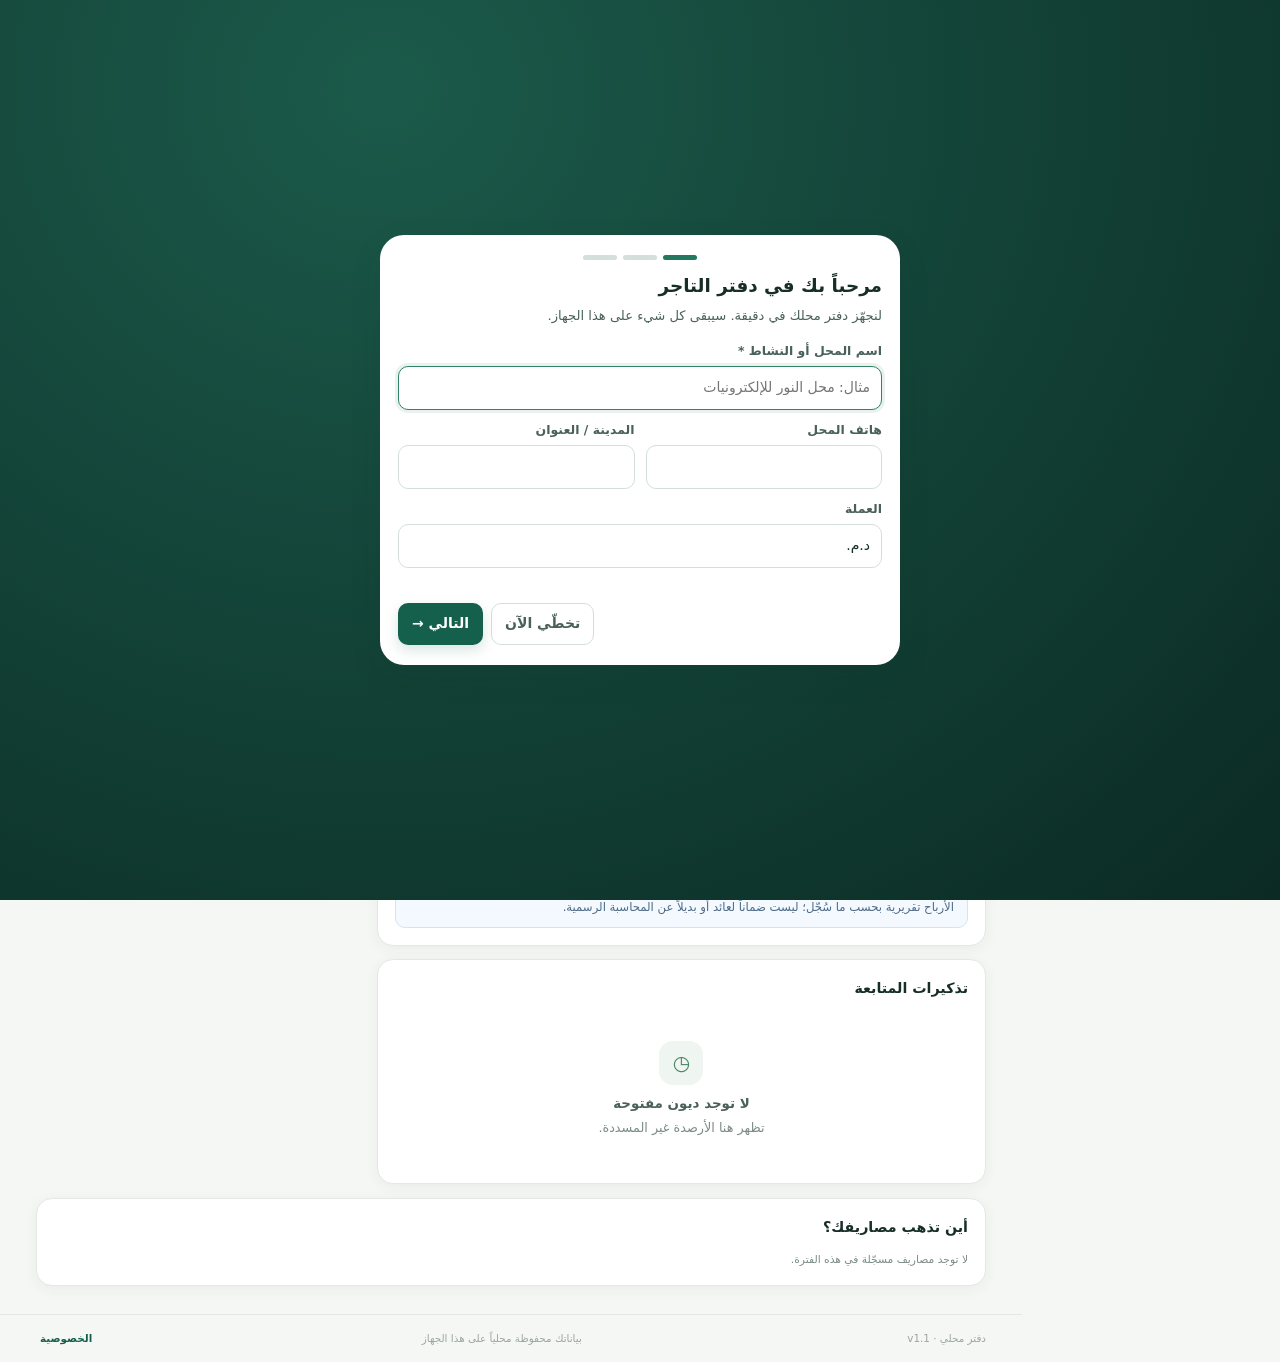
<file: index.html>
<!doctype html>
<html lang="ar" dir="rtl">
<head>
  <meta charset="utf-8">
  <meta name="viewport" content="width=device-width, initial-scale=1, viewport-fit=cover">
  <script>try{var t=localStorage.getItem("ledger-theme")||"auto";var d=t==="dark"||(t==="auto"&&matchMedia("(prefers-color-scheme: dark)").matches);document.documentElement.dataset.theme=d?"dark":"light"}catch(e){}</script>
  <meta name="theme-color" content="#123a32">
  <meta name="description" content="دفتر محلي لإدارة الصفقات والديون والمخزون والسجلات؛ يعمل دون اتصال ويحفظ البيانات على الجهاز فقط.">
  <meta name="mobile-web-app-capable" content="yes">
  <meta name="apple-mobile-web-app-capable" content="yes">
  <meta name="apple-mobile-web-app-title" content="دفتر التاجر">
  <meta name="apple-mobile-web-app-status-bar-style" content="default">
  <link rel="manifest" href="./manifest.webmanifest">
  <link rel="icon" href="./icon.svg" type="image/svg+xml">
  <link rel="apple-touch-icon" href="./icon-180.png">
  <link rel="stylesheet" href="./styles.css">
  <title>دفتر التاجر المحلي</title>
  <link rel="privacy-policy" href="./privacy.html">
</head>
<body>
  <div id="toast" class="toast" role="status" aria-live="polite"></div>
  <section id="auth-screen" class="auth-screen">
    <div class="auth-ambient ambient-a"></div><div class="auth-ambient ambient-b"></div>
    <div class="auth-wrap">
      <div class="auth-brand"><div class="brand-mark">د</div><div><strong data-i18n="brand">دفتر التاجر</strong><span data-i18n="tagline">منصة واحدة لكل نشاطك</span></div></div>
      <div class="auth-card">
        <div class="auth-intro"><div class="eyebrow">دفتر محلي خاص بك</div><h1>يعمل دون اتصال</h1><p>لا يحتاج إدخال السجلات أو مراجعتها إلى الإنترنت.</p></div>
        <div class="notice info" style="margin:14px 0"><strong>بياناتك تبقى على هذا الجهاز فقط.</strong><br>لا يوجد حساب سحابي ولا مزامنة تلقائية. احتفظ بنسخة احتياطية وانقلها يدوياً عند تغيير الجهاز.</div>
        <div class="auth-foot"><button type="button" id="auth-language" class="text-button">English</button><span><i class="dot green"></i><span>حفظ محلي على الجهاز</span></span></div>
      </div>
      <div class="auth-bottom"><span>© 2026</span><span data-i18n="previewNotice">معاينة تطويرية — لا تستخدم بيانات مالية حقيقية هنا</span></div>
    </div>
  </section>

  <section id="app-screen" class="app-screen" hidden>
    <aside id="sidebar" class="sidebar">
      <div class="sidebar-top">
        <div class="sidebar-brand"><div class="brand-mark small">د</div><div class="brand-copy"><strong data-i18n="brand">دفتر التاجر</strong><span data-i18n="businessSuite">منصة الأعمال</span></div><button id="collapse-sidebar" class="icon-button sidebar-collapse" aria-label="تصغير القائمة">‹</button></div>
        <button id="workspace-switcher" class="workspace-switcher" type="button" aria-haspopup="dialog" aria-label="دفاتر المتاجر المحلية"><div class="workspace-avatar">م</div><div class="workspace-meta"><strong id="workspace-name">متجري</strong><span id="workspace-role">تخزين محلي</span></div><span class="switch-caret">⌄</span></button>
        <div class="nav-section-label" data-i18n="workspace">مساحة العمل</div>
        <nav class="side-nav" aria-label="التنقل الرئيسي">
          <button class="nav-item active" data-page="dashboard"><span class="nav-icon">◫</span><span data-i18n="dashboard">الرئيسية</span></button>
          <button class="nav-item" data-page="deals"><span class="nav-icon">↔</span><span data-i18n="deals">الصفقات</span><span class="nav-count" id="deal-count"></span></button>
          <button class="nav-item" data-page="debts"><span class="nav-icon">◷</span><span data-i18n="debts">الديون والأقساط</span><span class="nav-count alert" id="debt-count"></span></button>
          <button class="nav-item" data-page="catalog"><span class="nav-icon">▦</span><span data-i18n="catalog">الكتالوج والمخزون</span></button>
          <button class="nav-item" data-page="repairs"><span class="nav-icon">⌁</span><span data-i18n="repairs">الحرف والإصلاح</span></button>
          <button class="nav-item" data-page="treasury"><span class="nav-icon">▤</span><span data-i18n="treasury">الخزينة</span></button>
        </nav>
        <div class="nav-section-label spaced" data-i18n="specialized">سجلات متخصصة</div>
        <nav class="side-nav">
          <button class="nav-item" data-page="livestock"><span class="nav-icon">♧</span><span data-i18n="livestock">الحيوانات والرعاية</span></button>
          <button class="nav-item" data-page="lands"><span class="nav-icon">⌂</span><span data-i18n="lands">الأراضي والفلاحة</span></button>
          <button class="nav-item" data-page="reports"><span class="nav-icon">▥</span><span data-i18n="reports">التقارير والمتعاملون</span></button>
          <button class="nav-item" data-page="ethics"><span class="nav-icon">✳</span><span data-i18n="ethics">التجارة المسؤولة</span></button>
        </nav>
      </div>
      <div class="sidebar-bottom">
                <button class="nav-item" data-page="settings"><span class="nav-icon">⚙</span><span data-i18n="settings">الإعدادات والنسخ</span></button>
        <div class="sidebar-profile"><div class="profile-avatar" id="profile-avatar">م</div><div class="profile-meta"><strong id="user-name">المستخدم</strong><span id="user-email"></span></div><button id="logout-btn" class="icon-button" title="تسجيل الخروج" data-i18n-title="logout" hidden>↗</button></div>
      </div>
    </aside>

    <div class="mobile-drawer-backdrop" id="drawer-backdrop" hidden></div>
    <aside id="mobile-drawer" class="mobile-drawer" aria-label="قائمة المزيد" hidden>
      <div class="drawer-head"><div class="brand-mark small">د</div><strong data-i18n="moreSections">المزيد من الأقسام</strong><button id="close-drawer" class="icon-button">×</button></div>
      <button class="nav-item" data-page="repairs"><span class="nav-icon">⌁</span><span data-i18n="repairs">الحرف والإصلاح</span></button>
      <button class="nav-item" data-page="catalog"><span class="nav-icon">▦</span><span data-i18n="catalog">الكتالوج والمخزون</span></button>
      <button class="nav-item" data-page="treasury"><span class="nav-icon">▤</span><span data-i18n="treasury">الخزينة</span></button>
      <button class="nav-item" data-page="livestock"><span class="nav-icon">♧</span><span data-i18n="livestock">الحيوانات والرعاية</span></button>
      <button class="nav-item" data-page="lands"><span class="nav-icon">⌂</span><span data-i18n="lands">الأراضي والفلاحة</span></button>
      <button class="nav-item" data-page="reports"><span class="nav-icon">▥</span><span data-i18n="reports">التقارير والمتعاملون</span></button>
      <button class="nav-item" data-page="ethics"><span class="nav-icon">✳</span><span data-i18n="ethics">التجارة المسؤولة</span></button>
      <button class="nav-item" data-page="settings"><span class="nav-icon">⚙</span><span data-i18n="settings">الإعدادات والنسخ</span></button>

    </aside>

    <main class="main-shell">
      <header class="topbar">
        <div class="topbar-left"><button id="mobile-menu" class="icon-button mobile-menu" aria-label="فتح القائمة">☰</button><div class="breadcrumb"><span data-i18n="businessSuite">منصة الأعمال</span><b>/</b><strong id="page-title">الرئيسية</strong></div></div>
        <div class="topbar-actions"><div class="sync-pill synced" id="sync-pill"><i class="dot green"></i><span id="sync-label">محفوظ على هذا الجهاز</span></div><button id="language-toggle" class="btn btn-ghost btn-small">EN</button><button class="icon-button top-help" data-action="backup" title="نسخة احتياطية" data-i18n-title="backup">⤓</button><button id="profile-menu" class="profile-mini"><span id="profile-mini-letter">م</span></button></div>
      </header>
      <div class="trial-banner"><span class="trial-mark">!</span><span data-i18n="localOnlyNotice">التطبيق يعمل دون اتصال بعد تثبيته. البيانات محفوظة على هذا الجهاز فقط؛ خذ نسخة احتياطية بانتظام.</span><button id="dismiss-banner" class="icon-button">×</button></div>
      <div class="offline-banner" id="offline-banner" hidden></div>
      <section id="page-view" class="page-view" tabindex="-1"></section>
      <footer class="app-footer"><span>دفتر محلي · v1.1</span><span data-i18n="footerPrivacy">بياناتك محفوظة محلياً على هذا الجهاز</span><button data-action="privacy" class="text-button" data-i18n="privacy">الخصوصية</button></footer>
    </main>
    <nav class="mobile-bottom-nav" id="mobile-bottom-nav" aria-label="التنقل السفلي">
      <button class="mobile-tab active" data-page="dashboard"><span>◫</span><small data-i18n="home">الرئيسية</small></button>
      <button class="mobile-tab" data-page="deals"><span>↔</span><small data-i18n="deals">الصفقات</small></button>
      <button class="mobile-tab" data-page="debts"><span>◷</span><small data-i18n="debts">الديون</small></button>
      <button class="mobile-tab" data-page="livestock"><span>♧</span><small data-i18n="livestockShort">السجلات</small></button>
      <button class="mobile-tab" id="mobile-more"><span>•••</span><small data-i18n="more">المزيد</small></button>
    </nav>
  </section>

  <div id="modal-root" class="modal-root" hidden></div>
  <script src="./app.js" defer></script>
  <script src="./pages.js" defer></script>
  <script src="./main.js" defer></script>
  <script src="./extras.js" defer></script>
  <script src="./polish.js" defer></script>
  <script src="./smart.js" defer></script>
  <script src="./nav.js" defer></script>
</body>
</html>
</file>
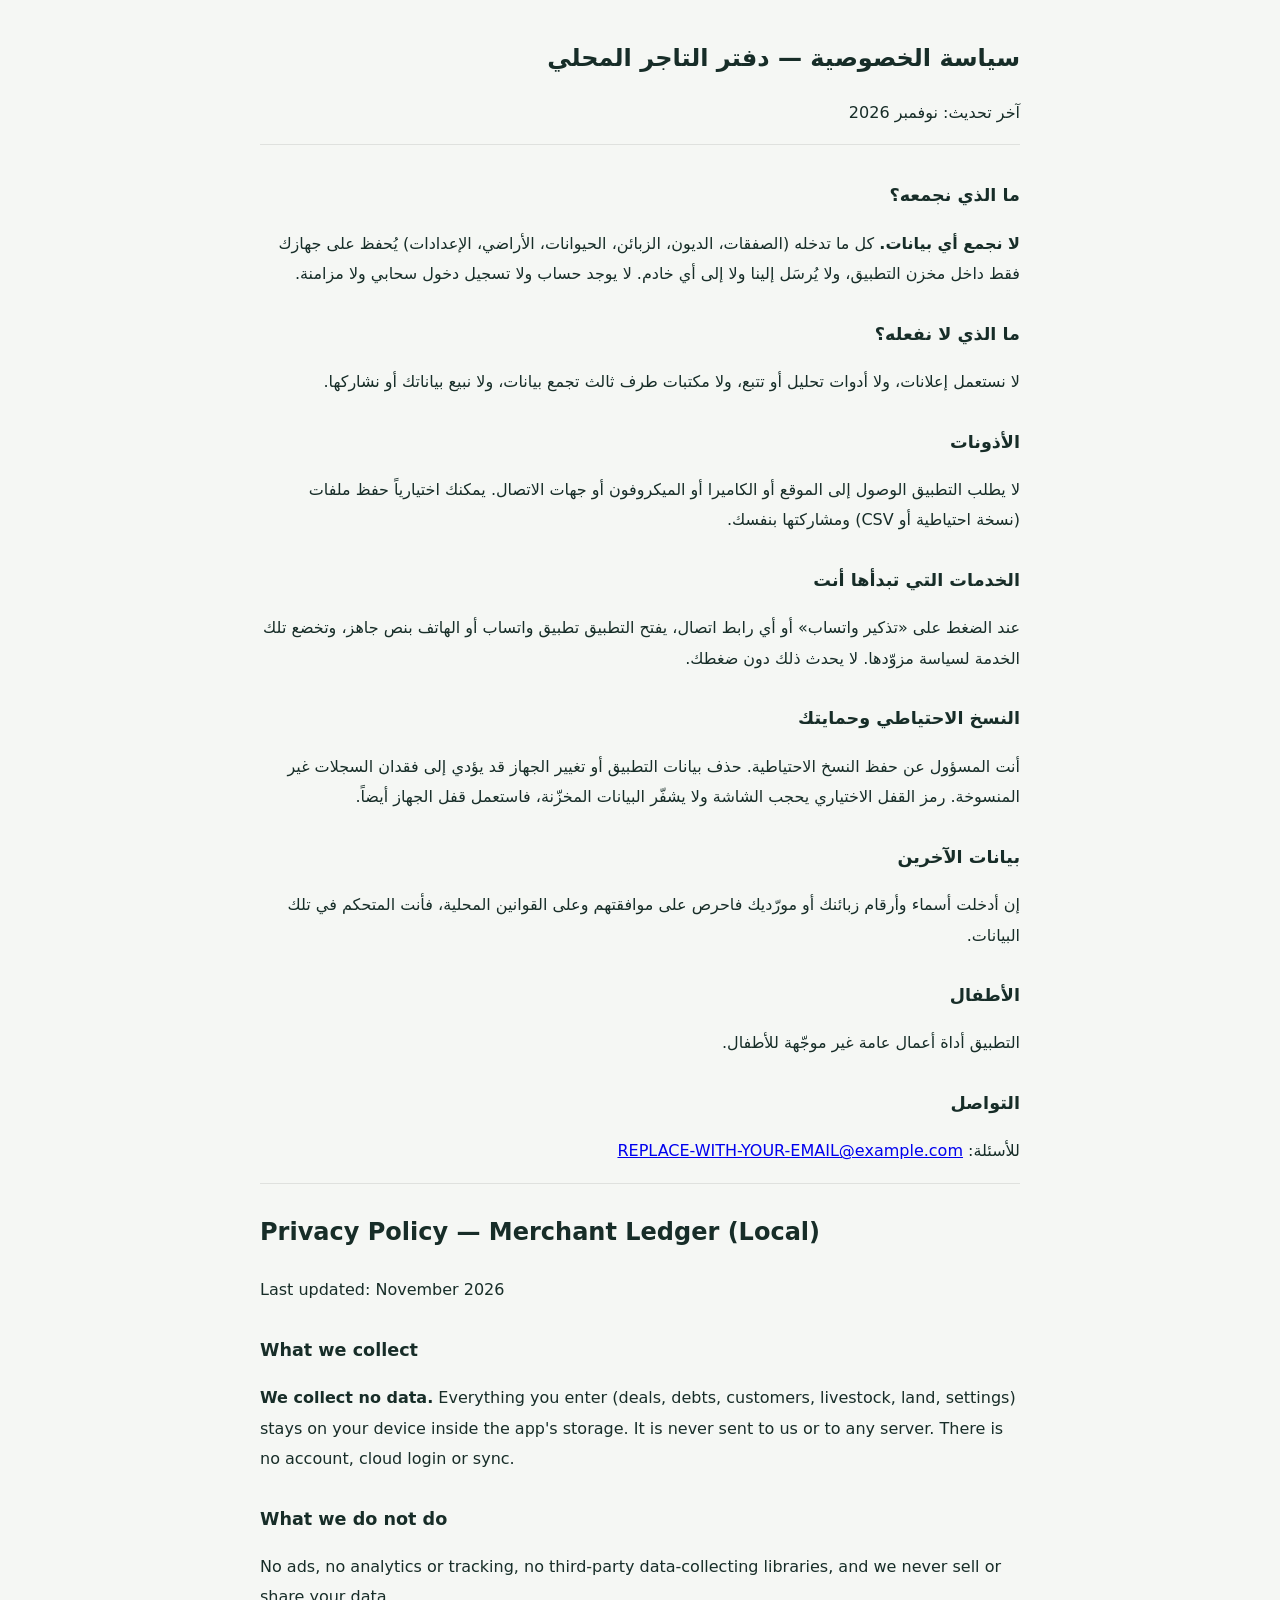
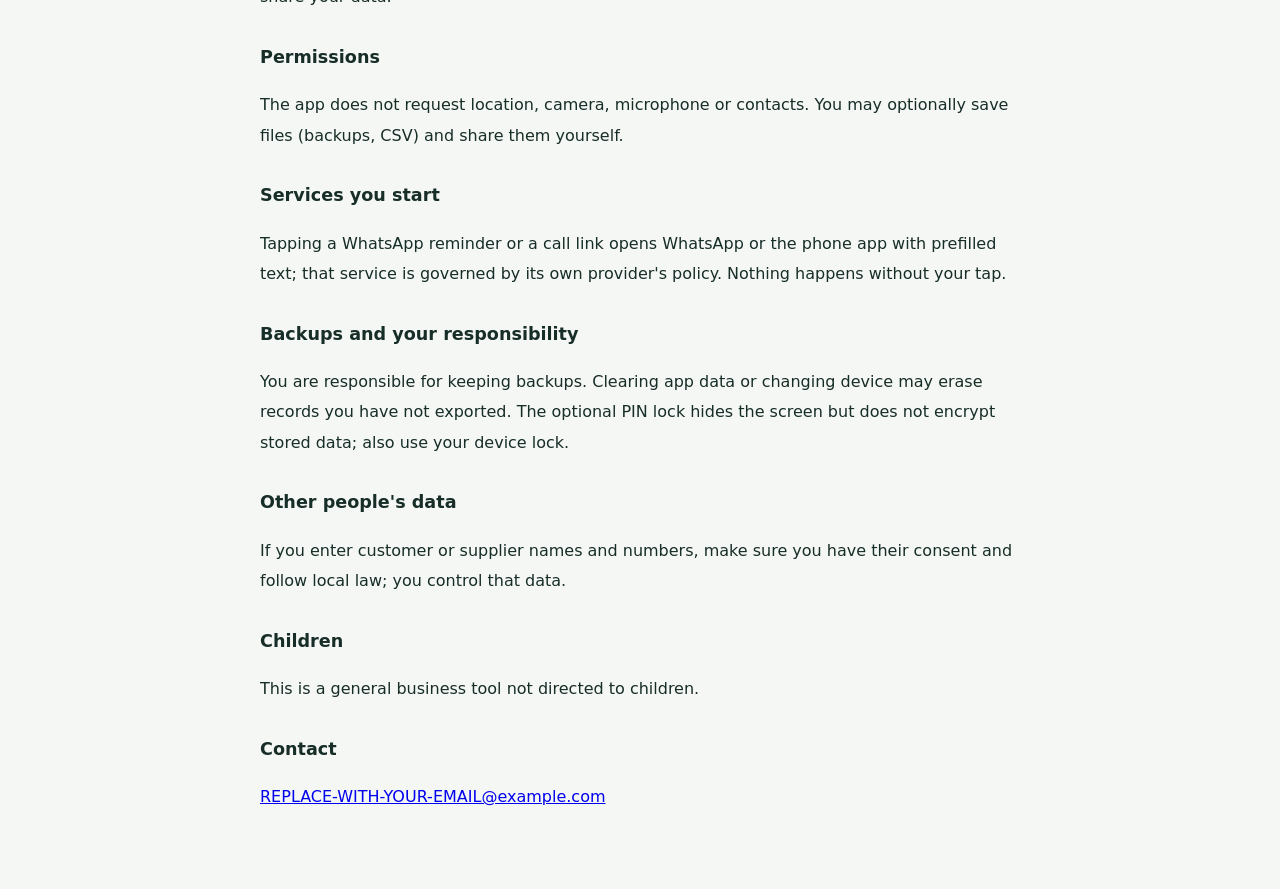
<file: privacy.html>
<!doctype html>
<html lang="ar" dir="rtl">
<head>
<meta charset="utf-8">
<meta name="viewport" content="width=device-width, initial-scale=1">
<title>سياسة الخصوصية — دفتر التاجر المحلي / Privacy Policy</title>
<style>
:root{color-scheme:light dark}
body{font-family:system-ui,-apple-system,"Segoe UI",Arial,sans-serif;line-height:1.9;max-width:760px;margin:0 auto;padding:20px 16px 60px;color:#172d28;background:#f5f7f4}
@media (prefers-color-scheme:dark){body{color:#e6f1ee;background:#0e1a18}a{color:#6fd3b6}}
h1{font-size:1.5rem}h2{font-size:1.1rem;margin-top:1.6em}
section{border-top:1px solid #8883;padding-top:6px}
.en{direction:ltr;text-align:left}
</style>
</head>
<body>
<h1>سياسة الخصوصية — دفتر التاجر المحلي</h1>
<p>آخر تحديث: نوفمبر 2026</p>
<section>
<h2>ما الذي نجمعه؟</h2>
<p><b>لا نجمع أي بيانات.</b> كل ما تدخله (الصفقات، الديون، الزبائن، الحيوانات، الأراضي، الإعدادات) يُحفظ على جهازك فقط داخل مخزن التطبيق، ولا يُرسَل إلينا ولا إلى أي خادم. لا يوجد حساب ولا تسجيل دخول سحابي ولا مزامنة.</p>
<h2>ما الذي لا نفعله؟</h2>
<p>لا نستعمل إعلانات، ولا أدوات تحليل أو تتبع، ولا مكتبات طرف ثالث تجمع بيانات، ولا نبيع بياناتك أو نشاركها.</p>
<h2>الأذونات</h2>
<p>لا يطلب التطبيق الوصول إلى الموقع أو الكاميرا أو الميكروفون أو جهات الاتصال. يمكنك اختيارياً حفظ ملفات (نسخة احتياطية أو CSV) ومشاركتها بنفسك.</p>
<h2>الخدمات التي تبدأها أنت</h2>
<p>عند الضغط على «تذكير واتساب» أو أي رابط اتصال، يفتح التطبيق تطبيق واتساب أو الهاتف بنص جاهز، وتخضع تلك الخدمة لسياسة مزوّدها. لا يحدث ذلك دون ضغطك.</p>
<h2>النسخ الاحتياطي وحمايتك</h2>
<p>أنت المسؤول عن حفظ النسخ الاحتياطية. حذف بيانات التطبيق أو تغيير الجهاز قد يؤدي إلى فقدان السجلات غير المنسوخة. رمز القفل الاختياري يحجب الشاشة ولا يشفّر البيانات المخزّنة، فاستعمل قفل الجهاز أيضاً.</p>
<h2>بيانات الآخرين</h2>
<p>إن أدخلت أسماء وأرقام زبائنك أو مورّديك فاحرص على موافقتهم وعلى القوانين المحلية، فأنت المتحكم في تلك البيانات.</p>
<h2>الأطفال</h2>
<p>التطبيق أداة أعمال عامة غير موجّهة للأطفال.</p>
<h2>التواصل</h2>
<p>للأسئلة: <a href="mailto:REPLACE-WITH-YOUR-EMAIL@example.com">REPLACE-WITH-YOUR-EMAIL@example.com</a></p>
</section>
<section class="en">
<h1>Privacy Policy — Merchant Ledger (Local)</h1>
<p>Last updated: November 2026</p>
<h2>What we collect</h2>
<p><b>We collect no data.</b> Everything you enter (deals, debts, customers, livestock, land, settings) stays on your device inside the app's storage. It is never sent to us or to any server. There is no account, cloud login or sync.</p>
<h2>What we do not do</h2>
<p>No ads, no analytics or tracking, no third-party data-collecting libraries, and we never sell or share your data.</p>
<h2>Permissions</h2>
<p>The app does not request location, camera, microphone or contacts. You may optionally save files (backups, CSV) and share them yourself.</p>
<h2>Services you start</h2>
<p>Tapping a WhatsApp reminder or a call link opens WhatsApp or the phone app with prefilled text; that service is governed by its own provider's policy. Nothing happens without your tap.</p>
<h2>Backups and your responsibility</h2>
<p>You are responsible for keeping backups. Clearing app data or changing device may erase records you have not exported. The optional PIN lock hides the screen but does not encrypt stored data; also use your device lock.</p>
<h2>Other people's data</h2>
<p>If you enter customer or supplier names and numbers, make sure you have their consent and follow local law; you control that data.</p>
<h2>Children</h2>
<p>This is a general business tool not directed to children.</p>
<h2>Contact</h2>
<p><a href="mailto:REPLACE-WITH-YOUR-EMAIL@example.com">REPLACE-WITH-YOUR-EMAIL@example.com</a></p>
</section>
</body>
</html>
</file>
<file: styles.css>
:root{--ink:#172d28;--ink-2:#49615a;--muted:#7b8b85;--line:#e2e9e5;--line-strong:#d3dfd8;--paper:#f5f7f4;--surface:#fff;--surface-2:#f7faf8;--green:#14604c;--green-2:#22795f;--mint:#e8f4ed;--mint-2:#d5ebdc;--amber:#bd8127;--amber-bg:#fff5df;--red:#b34a42;--red-bg:#fff0ee;--blue:#36699c;--blue-bg:#edf5ff;--shadow:0 12px 35px rgba(19,51,40,.08);--shadow-soft:0 3px 14px rgba(19,51,40,.055);--radius:18px;--font:Inter,ui-sans-serif,system-ui,-apple-system,BlinkMacSystemFont,"Segoe UI",Arial,sans-serif;--glass:rgba(255,255,255,.94);--pos:#19704d;--neg:#b34a42;--wtx:#9a6b24}*{box-sizing:border-box}html{min-width:320px;background:var(--paper);scroll-behavior:smooth}body{margin:0;color:var(--ink);background:var(--paper);font-family:var(--font);font-size:14px;line-height:1.55;min-height:100vh;overflow-x:hidden}button,input,select,textarea{font:inherit}button{cursor:pointer}button:disabled{cursor:not-allowed;opacity:.55}[hidden]{display:none!important}button:focus-visible,input:focus-visible,select:focus-visible,textarea:focus-visible{outline:3px solid rgba(37,128,93,.25);outline-offset:2px}.auth-screen{min-height:100vh;display:grid;place-items:center;position:relative;overflow:hidden;background:radial-gradient(ellipse at 22% 18%,rgba(207,235,217,.72),transparent 36%),radial-gradient(ellipse at 78% 82%,rgba(223,238,227,.65),transparent 34%),#f3f7f4;padding:28px 16px}.auth-ambient{position:absolute;border:1px solid rgba(24,101,73,.11);border-radius:50%;pointer-events:none}.ambient-a{width:480px;height:480px;top:-270px;inset-inline-start:-90px}.ambient-b{width:640px;height:640px;bottom:-455px;inset-inline-end:-110px}.auth-wrap{width:min(100%,456px);position:relative;z-index:1}.auth-brand{display:flex;align-items:center;gap:12px;margin-bottom:24px;padding-inline:4px}.brand-mark{width:45px;height:45px;border-radius:15px;background:linear-gradient(145deg,#1c7457,#104b3d);color:white;display:grid;place-items:center;font-weight:900;font-size:25px;box-shadow:0 8px 18px rgba(14,87,63,.22)}.auth-brand strong,.brand-copy strong{display:block;font-weight:850;letter-spacing:-.02em;font-size:1rem}.auth-brand span,.brand-copy span{display:block;color:var(--muted);font-size:.76rem;margin-top:2px}.auth-card{background:var(--glass);border:1px solid rgba(211,225,216,.9);border-radius:24px;padding:30px;box-shadow:0 22px 65px rgba(37,79,59,.12);backdrop-filter:blur(12px)}.auth-intro{margin-bottom:22px}.eyebrow{color:var(--green-2);font-size:.74rem;font-weight:800;letter-spacing:.04em}.auth-intro h1{font-size:1.75rem;letter-spacing:-.04em;margin:7px 0 5px}.auth-intro p{color:var(--muted);margin:0;font-size:.9rem}.auth-tabs{display:grid;grid-template-columns:1fr 1fr;background:#f1f5f2;padding:4px;border-radius:12px;margin:0 0 20px}.auth-tab{border:0;background:transparent;color:var(--muted);font-weight:750;padding:9px;border-radius:9px}.auth-tab.active{background:white;color:var(--green);box-shadow:0 2px 7px rgba(27,58,43,.08)}.form-grid{display:grid;grid-template-columns:repeat(2,minmax(0,1fr));gap:13px}.form-grid.single{grid-template-columns:minmax(0,1fr)}.field{display:flex;flex-direction:column;gap:6px;min-width:0}.field>span{font-size:.78rem;font-weight:760;color:var(--ink-2)}.field input,.field select,.field textarea,.control{width:100%;min-width:0;border:1px solid var(--line-strong);border-radius:10px;background:var(--surface);padding:10px 11px;color:var(--ink);outline:none;transition:border-color .15s,box-shadow .15s}.field input:focus,.field select:focus,.field textarea:focus,.control:focus{border-color:#318364;box-shadow:0 0 0 3px rgba(42,128,92,.1)}.field textarea{min-height:82px;resize:vertical}.field small{font-size:.7rem;color:var(--muted)}.field input[type=number],.field input[type=date],.field input[type=time],.control.ltr{direction:ltr;text-align:start}.btn{border:1px solid transparent;border-radius:10px;display:inline-flex;justify-content:center;align-items:center;gap:8px;padding:9px 13px;font-weight:760;transition:background .15s,border-color .15s,transform .15s;white-space:normal;max-width:100%;overflow-wrap:anywhere}.btn:active{transform:translateY(1px)}.btn-primary{background:var(--green);color:#fff;box-shadow:0 5px 13px rgba(20,96,76,.17)}.btn-primary:hover{background:#0d4f3e}.btn-outline{border-color:var(--line-strong);color:var(--ink-2);background:var(--surface)}.btn-outline:hover{border-color:var(--green);color:var(--green)}.btn-ghost{background:transparent;color:var(--ink-2);border-color:transparent}.btn-ghost:hover{background:var(--mint);color:var(--green)}.btn-danger{background:var(--red-bg);color:var(--red);border-color:#f5d6d2}.btn-small{font-size:.76rem;padding:7px 10px;border-radius:9px}.btn-wide{width:100%;padding:12px;margin-top:20px}.auth-notice{border:1px solid #f1d1cd;background:var(--red-bg);color:var(--neg);padding:10px;border-radius:10px;font-size:.82rem;margin:12px 0 0}.auth-foot{display:flex;justify-content:space-between;align-items:center;gap:10px;margin-top:19px;color:var(--muted);font-size:.72rem}.auth-foot>span{display:flex;align-items:center;gap:7px}.text-button{border:0;background:transparent;color:var(--green);font-weight:750;padding:4px;cursor:pointer}.text-button:hover{text-decoration:underline}.dot{width:8px;height:8px;border-radius:50%;display:inline-block;background:#b9c5bf;flex:none}.dot.green{background:#2e9c70}.dot.amber{background:#cb942e}.dot.red{background:#ca594d}.auth-bottom{display:flex;justify-content:space-between;gap:10px;color:#8a9992;font-size:.7rem;margin:15px 4px}.app-screen{min-height:100vh;display:grid;grid-template-columns:258px minmax(0,1fr)}.sidebar{position:sticky;top:0;height:100vh;overflow-y:auto;display:flex;flex-direction:column;justify-content:space-between;background:#fbfcfb;border-inline-end:1px solid var(--line);padding:20px 14px 14px;z-index:20;min-width:0}.sidebar-brand{display:flex;align-items:center;gap:10px;padding:0 7px 20px}.brand-mark.small{width:36px;height:36px;border-radius:12px;font-size:20px;flex:none}.brand-copy{min-width:0;flex:1}.sidebar-collapse{font-size:1.2rem}.icon-button{border:0;background:transparent;color:#72837b;border-radius:9px;width:34px;height:34px;display:inline-grid;place-items:center;font-size:1rem}.icon-button:hover{background:var(--mint);color:var(--green)}.workspace-switcher{display:flex;align-items:center;gap:9px;padding:10px;border:1px solid var(--line);border-radius:12px;background:var(--surface);margin:0 2px 22px;min-width:0}.workspace-avatar{width:31px;height:31px;border-radius:10px;background:#e7f0e9;color:var(--green);display:grid;place-items:center;font-weight:850;flex:none}.workspace-meta{flex:1;min-width:0}.workspace-meta strong,.workspace-meta span{display:block;overflow:hidden;text-overflow:ellipsis;white-space:nowrap}.workspace-meta strong{font-size:.78rem}.workspace-meta span{color:var(--muted);font-size:.68rem}.switch-caret{color:var(--muted)}.nav-section-label{font-size:.66rem;font-weight:850;color:#9aa8a0;letter-spacing:.06em;padding:0 11px 7px}.nav-section-label.spaced{margin-top:23px}.side-nav{display:grid;gap:4px}.nav-item{border:0;background:transparent;color:var(--ink-2);display:flex;align-items:center;gap:11px;width:100%;min-width:0;text-align:start;padding:9px 11px;border-radius:10px;font-weight:680;font-size:.82rem;transition:all .14s}.nav-item:hover{background:#eef5f0;color:var(--green)}.nav-item.active{background:#e9f3ec;color:#125b45;font-weight:820}.nav-icon{width:22px;height:22px;display:grid;place-items:center;border-radius:7px;background:#f0f4f1;color:#64796e;font-size:1rem;flex:none}.nav-item.active .nav-icon{background:#d6ebdd;color:var(--pos)}.nav-count{margin-inline-start:auto;font-size:.67rem;color:var(--muted);background:#edf1ee;padding:1px 6px;border-radius:20px}.nav-count.alert{color:#9c5735;background:#fff1df}.sidebar-bottom{margin-top:24px}.owner-badge{margin-inline-start:auto;font-size:.59rem;background:#e7f1e9;color:#317254;border-radius:99px;padding:2px 7px}.sidebar-profile{display:flex;align-items:center;gap:9px;padding:13px 5px 0;margin-top:12px;border-top:1px solid var(--line)}.profile-avatar,.profile-mini span{width:32px;height:32px;border-radius:50%;background:#dcebe0;color:var(--green);display:grid;place-items:center;font-weight:850;flex:none}.profile-meta{min-width:0;flex:1}.profile-meta strong,.profile-meta span{display:block;overflow:hidden;text-overflow:ellipsis;white-space:nowrap}.profile-meta strong{font-size:.77rem}.profile-meta span{font-size:.65rem;color:var(--muted)}.main-shell{min-width:0;display:flex;flex-direction:column;min-height:100vh}.topbar{height:66px;flex:none;position:sticky;top:0;z-index:15;background:var(--glass);backdrop-filter:blur(14px);border-bottom:1px solid var(--line);display:flex;align-items:center;justify-content:space-between;padding:0 clamp(14px,3vw,36px);gap:14px}.topbar-left,.topbar-actions{display:flex;align-items:center;gap:11px;min-width:0}.breadcrumb{display:flex;align-items:center;gap:9px;color:#98a59f;font-size:.77rem;min-width:0}.breadcrumb b{font-weight:400;color:#cad2cd}.breadcrumb strong{font-size:.88rem;color:var(--ink);white-space:nowrap}.sync-pill{display:flex;align-items:center;gap:7px;color:var(--muted);background:#f8faf8;border:1px solid var(--line);padding:6px 10px;border-radius:99px;font-size:.69rem;white-space:nowrap}.sync-pill .dot{width:7px;height:7px}.sync-pill.synced{color:var(--pos);background:#eff8f1;border-color:#d6eadd}.sync-pill.error{color:var(--red);background:var(--red-bg);border-color:#f5d6d2}.sync-pill.offline{color:var(--wtx);background:#fff7e7;border-color:#f2dfbb}.top-help{font-size:1.1rem}.profile-mini{padding:0;border:0;background:none}.profile-mini span{width:31px;height:31px}.mobile-menu{display:none}.trial-banner,.offline-banner{display:flex;align-items:center;gap:9px;margin:18px clamp(14px,3vw,36px) 0;padding:10px 13px;border-radius:11px;background:#fff8e9;border:1px solid #f1e1bc;color:var(--wtx);font-size:.74rem}.trial-mark{font-weight:900;border:1px solid currentColor;border-radius:50%;width:17px;height:17px;display:grid;place-items:center;font-size:.65rem;flex:none}.trial-banner>span:nth-child(2),.offline-banner>span:nth-child(2){flex:1}.trial-banner .icon-button{width:24px;height:24px}.offline-banner{background:var(--amber-bg)}.page-view{width:min(100%,1440px);margin:0 auto;padding:23px clamp(14px,3vw,36px) 28px;flex:1;min-width:0}.app-footer{border-top:1px solid var(--line);padding:11px clamp(14px,3vw,36px);font-size:.65rem;color:#9aa6a0;display:flex;justify-content:space-between;align-items:center;gap:12px;flex-wrap:wrap}.page-heading{display:flex;justify-content:space-between;align-items:flex-start;gap:16px;margin-bottom:21px;min-width:0}.page-heading h1{font-size:clamp(1.35rem,2.3vw,1.85rem);line-height:1.2;letter-spacing:-.035em;margin:0 0 5px;font-weight:850}.page-heading p{margin:0;color:var(--muted);font-size:.82rem}.heading-actions{display:flex;gap:8px;align-items:center;flex-wrap:wrap}.eyebrow-sm{color:var(--green-2);font-size:.68rem;font-weight:850;letter-spacing:.07em;text-transform:uppercase;margin-bottom:5px}.hero-card{display:grid;grid-template-columns:minmax(0,1.1fr) minmax(280px,.9fr);gap:20px;background:linear-gradient(116deg,#0e4739,#17634c 59%,#286e50);color:#fff;border-radius:22px;padding:clamp(20px,3vw,32px);margin-bottom:17px;overflow:hidden;position:relative;box-shadow:0 12px 30px rgba(16,87,62,.15)}.hero-card:after{content:"";position:absolute;width:270px;height:270px;border:1px solid rgba(255,255,255,.13);border-radius:50%;inset-inline-end:-90px;top:-145px;box-shadow:0 0 0 32px rgba(255,255,255,.025),0 0 0 65px rgba(255,255,255,.02)}.hero-copy,.hero-side{position:relative;z-index:1;min-width:0}.hero-copy .eyebrow-sm{color:#b5e4c6}.hero-card h2{font-size:clamp(1.15rem,2vw,1.5rem);margin:5px 0 10px;letter-spacing:-.025em}.hero-card p{max-width:490px;color:rgba(255,255,255,.76);font-size:.8rem;margin:0}.hero-actions{display:flex;gap:8px;flex-wrap:wrap;margin-top:20px}.hero-actions .btn-primary{background:#fff;color:#15533e;box-shadow:none}.hero-actions .btn-outline{border-color:rgba(255,255,255,.32);color:#fff;background:rgba(255,255,255,.08)}.hero-metrics{display:grid;grid-template-columns:1fr 1fr;gap:10px;align-content:center}.hero-metric{background:rgba(255,255,255,.095);border:1px solid rgba(255,255,255,.12);border-radius:13px;padding:13px}.hero-metric span{display:block;color:rgba(255,255,255,.68);font-size:.68rem}.hero-metric strong{display:block;font-size:1.15rem;margin-top:3px;direction:ltr;text-align:start;overflow-wrap:anywhere}.section-title{font-weight:830;font-size:.96rem;margin:21px 0 11px;display:flex;justify-content:space-between;align-items:center;gap:10px}.section-title small{font-size:.7rem;color:var(--muted);font-weight:550}.kpi-grid{display:grid;grid-template-columns:repeat(4,minmax(0,1fr));gap:11px;margin-bottom:17px}.kpi-card{background:var(--surface);border:1px solid var(--line);border-radius:15px;padding:14px;box-shadow:var(--shadow-soft);min-width:0}.kpi-head{display:flex;justify-content:space-between;align-items:center;gap:6px;color:var(--muted);font-size:.71rem}.kpi-icon{width:30px;height:30px;border-radius:10px;display:grid;place-items:center;background:#eef5ef;color:#377657;font-size:.98rem;flex:none}.kpi-value{font-size:1.26rem;font-weight:870;letter-spacing:-.03em;margin-top:6px;direction:ltr;text-align:start;overflow-wrap:anywhere}.kpi-foot{color:#96a39d;font-size:.64rem;margin-top:2px}.dashboard-grid,.content-grid{display:grid;grid-template-columns:minmax(0,1.3fr) minmax(260px,.7fr);gap:13px;align-items:start}.panel{background:var(--surface);border:1px solid var(--line);border-radius:16px;padding:17px;min-width:0;box-shadow:var(--shadow-soft)}.panel-head{display:flex;justify-content:space-between;align-items:center;gap:10px;margin-bottom:14px}.panel-head h2,.panel-head h3{font-size:.89rem;margin:0;font-weight:830}.panel-head p{margin:3px 0 0;color:var(--muted);font-size:.69rem}.panel-subtitle{color:var(--muted);font-size:.7rem}.stack{display:grid;gap:13px}.list{display:grid;gap:8px}.list-row{display:flex;align-items:center;gap:10px;border-bottom:1px solid #edf1ee;padding:10px 0;min-width:0}.list-row:last-child{border-bottom:0;padding-bottom:0}.list-row:first-child{padding-top:0}.row-icon{width:35px;height:35px;border-radius:11px;background:#eff5f0;color:var(--pos);display:grid;place-items:center;flex:none}.row-main{min-width:0;flex:1}.row-main strong{display:block;font-size:.77rem;overflow:hidden;text-overflow:ellipsis;white-space:nowrap}.row-main small{color:var(--muted);font-size:.66rem}.row-value{font-weight:820;font-size:.77rem;text-align:end;white-space:nowrap}.badge{display:inline-flex;align-items:center;gap:4px;border-radius:99px;background:#f0f4f1;color:var(--muted);padding:3px 8px;font-size:.64rem;font-weight:770;white-space:nowrap;max-width:100%}.badge.green{background:#e8f4ec;color:var(--pos)}.badge.red{background:var(--red-bg);color:var(--neg)}.badge.amber{background:#fff3dd;color:var(--wtx)}.badge.blue{background:var(--blue-bg);color:#3e6c99}.badge.gray{background:#eef1ef;color:var(--muted)}.badge.purple{background:#f1edfb;color:#6d5597}.badge-row{display:flex;gap:5px;flex-wrap:wrap}.table-wrap{overflow:auto;max-width:100%;border:1px solid var(--line);border-radius:11px}.data-table{width:100%;border-collapse:collapse;min-width:680px;font-size:.73rem}.data-table th{background:#f7f9f7;color:#73827b;text-align:start;padding:10px;font-size:.66rem;white-space:nowrap}.data-table td{padding:10px;border-top:1px solid #edf1ee;vertical-align:middle}.data-table tr:hover td{background:#fbfdfb}.td-title{font-weight:760}.td-sub{display:block;color:var(--muted);font-size:.64rem;margin-top:2px}.table-actions{display:flex;gap:4px}.icon-action-sm{border:1px solid var(--line);border-radius:8px;background:var(--surface);color:#78877f;padding:5px 8px;font-size:.69rem}.icon-action-sm:hover{color:var(--green);border-color:#9fc7ae}.toolbar{display:flex;justify-content:space-between;align-items:center;gap:10px;flex-wrap:wrap;margin-bottom:13px}.toolbar-left,.toolbar-right{display:flex;gap:7px;align-items:center;flex-wrap:wrap}.search-box{position:relative;min-width:190px;max-width:100%}.search-box input{width:100%;padding-inline-start:32px}.search-box:before{content:"⌕";position:absolute;inset-inline-start:11px;top:6px;font-size:1.1rem;color:#829188}.filter-chip{border:1px solid var(--line);background:var(--surface);color:var(--ink-2);padding:7px 10px;border-radius:9px;font-size:.7rem;font-weight:740}.filter-chip.active{background:var(--mint);border-color:#cde3d3;color:var(--green)}.empty-state{padding:28px 14px;text-align:center;color:var(--muted);font-size:.8rem}.empty-state .empty-icon{width:44px;height:44px;border-radius:14px;background:#eff5f0;color:#4a8766;display:grid;place-items:center;margin:0 auto 9px;font-size:1.25rem}.empty-state strong{display:block;color:var(--ink-2);font-size:.84rem;margin-bottom:3px}.amount-positive{color:var(--pos)}.amount-negative{color:var(--neg)}.progress{height:7px;border-radius:99px;background:#edf1ee;overflow:hidden}.progress>span{display:block;height:100%;background:linear-gradient(90deg,#22865f,#64b67b);border-radius:inherit}.metric-row{display:flex;justify-content:space-between;align-items:center;gap:10px;padding:8px 0;border-bottom:1px solid #eef1ef;font-size:.75rem}.metric-row:last-child{border-bottom:0}.metric-row span{color:var(--muted)}.metric-row strong{font-size:.78rem}.form-card{background:var(--surface);border:1px solid var(--line);border-radius:16px;padding:17px;min-width:0;box-shadow:var(--shadow-soft)}.form-card h3{font-size:.9rem;margin:0 0 13px}.form-layout{display:grid;grid-template-columns:minmax(0,1.15fr) minmax(270px,.85fr);gap:13px;align-items:start}.form-grid{display:grid;grid-template-columns:repeat(2,minmax(0,1fr));gap:11px}.form-grid.three{grid-template-columns:repeat(3,minmax(0,1fr))}.field.full{grid-column:1/-1}.form-footer{display:flex;justify-content:space-between;align-items:center;gap:8px;flex-wrap:wrap;margin-top:15px;padding-top:13px;border-top:1px solid #edf1ee}.form-note{color:var(--muted);font-size:.67rem}.form-error{color:var(--red);font-size:.71rem;margin-top:7px}.live-preview{position:sticky;top:84px}.profit-box{border-radius:13px;padding:13px;background:linear-gradient(145deg,#f0f7f1,#f8faf8);border:1px solid #dcebe0}.profit-box span{color:var(--muted);font-size:.68rem}.profit-box strong{display:block;color:var(--pos);font-size:1.45rem;margin-top:3px;direction:ltr;text-align:start}.selector-pills{display:flex;gap:6px;flex-wrap:wrap}.segmented{display:flex;gap:4px;padding:4px;background:#f2f5f3;border-radius:10px}.segmented button{border:0;background:transparent;color:var(--muted);padding:7px 10px;border-radius:7px;font-size:.7rem;font-weight:750}.segmented button.active{color:var(--green);background:white;box-shadow:0 1px 5px rgba(20,60,42,.08)}.record-card{border:1px solid var(--line);border-radius:12px;padding:13px;display:grid;gap:8px;background:var(--surface);min-width:0}.record-top{display:flex;justify-content:space-between;align-items:flex-start;gap:10px}.record-top>div:first-child{min-width:0}.record-top strong{display:block;font-size:.82rem;overflow-wrap:anywhere}.record-meta{color:var(--muted);font-size:.67rem;margin-top:3px;display:flex;gap:7px;flex-wrap:wrap}.record-grid{display:grid;grid-template-columns:repeat(4,minmax(0,1fr));gap:8px;background:#f7f9f7;border-radius:10px;padding:9px}.record-grid span{display:block;color:var(--muted);font-size:.62rem}.record-grid strong{display:block;margin-top:2px;font-size:.75rem;overflow-wrap:anywhere}.care-log{border-top:1px dashed var(--line);padding-top:8px;margin-top:3px}.care-item{display:flex;justify-content:space-between;gap:8px;padding:5px 0;font-size:.7rem}.care-item small{color:var(--muted)}.category-row{display:flex;gap:7px;flex-wrap:wrap}.category-chip{border:1px solid #dce8df;background:#f5faf6;color:#3c6c51;padding:6px 9px;border-radius:9px;font-size:.7rem;display:inline-flex;align-items:center;gap:7px;max-width:100%;overflow-wrap:anywhere}.category-chip button{border:0;background:none;color:var(--neg);padding:0;font-weight:800}.ethics-grid{display:grid;grid-template-columns:repeat(3,minmax(0,1fr));gap:11px}.ethics-card{border:1px solid var(--line);border-radius:14px;padding:15px;background:var(--surface);min-width:0}.ethics-card .ethics-label{font-weight:850;font-size:.83rem;display:flex;gap:7px;align-items:center}.ethics-card p{font-size:.74rem;color:var(--muted);margin:8px 0 0}.ethics-card.green{background:#f4faf5;border-color:#d9eadc}.ethics-card.amber{background:#fffaf0;border-color:#f0e2c4}.ethics-card.red{background:#fff7f6;border-color:#f1dedb}.notice{padding:11px 13px;border-radius:10px;border:1px solid #ecdfbf;background:#fff8e9;color:var(--wtx);font-size:.73rem}.notice.info{border-color:#d5e4ef;background:#f4f9ff;color:#4c6a86}.notice.success{border-color:#d4e8db;background:#f3faf5;color:var(--pos)}.stat-grid{display:grid;grid-template-columns:repeat(3,minmax(0,1fr));gap:10px}.stat-tile{background:#f8faf8;border:1px solid var(--line);border-radius:12px;padding:12px;min-width:0}.stat-tile span{display:block;color:var(--muted);font-size:.66rem}.stat-tile strong{font-size:1rem;display:block;margin-top:4px;overflow-wrap:anywhere}.role-row{display:flex;align-items:center;justify-content:space-between;gap:10px;padding:10px 0;border-bottom:1px solid #edf1ee}.role-row:last-child{border-bottom:0}.role-meta{display:flex;align-items:center;gap:9px;min-width:0}.role-meta>div:last-child{min-width:0}.role-meta strong,.role-meta small{display:block;overflow:hidden;text-overflow:ellipsis;white-space:nowrap}.role-meta strong{font-size:.75rem}.role-meta small{color:var(--muted);font-size:.65rem}.role-select{width:auto;min-width:132px}.sync-details{display:flex;gap:8px;align-items:center;flex-wrap:wrap;font-size:.72rem;color:var(--muted)}.sync-details strong{color:var(--ink-2)}.backup-actions{display:flex;gap:8px;flex-wrap:wrap}.modal-root{position:fixed;inset:0;z-index:100;background:rgba(9,27,21,.48);display:grid;place-items:center;padding:14px}.modal-card{width:min(100%,640px);max-height:calc(100dvh - 28px);overflow:auto;background:var(--surface);border:1px solid var(--line);border-radius:18px;box-shadow:0 24px 70px rgba(6,35,23,.25);padding:19px}.modal-head{display:flex;justify-content:space-between;align-items:flex-start;gap:10px;margin-bottom:15px}.modal-head h2{font-size:1rem;margin:0}.modal-head p{font-size:.7rem;color:var(--muted);margin:4px 0 0}.toast{position:fixed;z-index:200;bottom:calc(20px + env(safe-area-inset-bottom));inset-inline-start:50%;transform:translate(-50%,16px);background:#173b30;color:white;padding:10px 16px;border-radius:11px;box-shadow:var(--shadow);font-size:.78rem;opacity:0;pointer-events:none;transition:.2s;max-width:min(92vw,520px);text-align:center}.toast.show{opacity:1;transform:translate(-50%,0)}.mobile-drawer-backdrop{position:fixed;inset:0;background:rgba(10,25,18,.35);z-index:40}.mobile-drawer{position:fixed;z-index:41;inset-block:0;inset-inline-end:0;width:min(88vw,340px);background:var(--surface);box-shadow:var(--shadow);padding:16px;overflow:auto}.drawer-head{display:flex;align-items:center;gap:10px;margin-bottom:18px}.drawer-head strong{flex:1}.drawer-sync{display:flex;justify-content:space-between;align-items:center;border-top:1px solid var(--line);padding-top:14px;margin-top:14px;color:var(--muted);font-size:.7rem}.mobile-bottom-nav{display:none}
@media(max-width:1120px){.app-screen{grid-template-columns:225px minmax(0,1fr)}.sidebar{padding-inline:10px}.kpi-grid{grid-template-columns:repeat(2,minmax(0,1fr))}.hero-card{grid-template-columns:minmax(0,1fr) minmax(230px,.8fr)}}
@media(max-width:850px){.app-screen{display:block}.sidebar{display:none}.main-shell{min-height:100dvh}.mobile-menu{display:inline-grid}.topbar{height:60px}.breadcrumb>span,.breadcrumb>b{display:none}.page-view{padding-bottom:calc(94px + env(safe-area-inset-bottom))}.mobile-bottom-nav{display:grid;grid-template-columns:repeat(5,minmax(0,1fr));position:fixed;z-index:30;inset-inline:0;bottom:0;padding:6px 7px calc(6px + env(safe-area-inset-bottom));background:var(--glass);backdrop-filter:blur(16px);border-top:1px solid var(--line);box-shadow:0 -6px 24px rgba(16,43,31,.08)}.mobile-tab{border:0;background:transparent;color:#87948d;display:flex;flex-direction:column;align-items:center;justify-content:center;gap:1px;border-radius:10px;min-width:0;padding:5px 2px}.mobile-tab>span{font-size:1.05rem;line-height:1.1}.mobile-tab small{font-size:.59rem;white-space:nowrap}.mobile-tab.active{background:#edf5ef;color:var(--green);font-weight:820}.dashboard-grid,.content-grid{grid-template-columns:minmax(0,1fr) minmax(220px,.72fr)}.form-layout{grid-template-columns:minmax(0,1fr)}.live-preview{position:static}.trial-banner,.offline-banner{margin-top:12px}.app-footer{padding-bottom:calc(12px + env(safe-area-inset-bottom))}}
@media(max-width:620px){.topbar{padding-inline:12px}.topbar-actions{gap:5px}.sync-pill{padding:6px 8px;font-size:.62rem}.top-help{display:none}.page-view{padding:18px 12px calc(92px + env(safe-area-inset-bottom))}.page-heading{display:block}.heading-actions{margin-top:12px}.hero-card{grid-template-columns:minmax(0,1fr);padding:20px;gap:18px}.hero-metrics{grid-template-columns:repeat(2,minmax(0,1fr))}.hero-metric strong{font-size:1rem}.dashboard-grid,.content-grid{grid-template-columns:minmax(0,1fr)}.form-grid,.form-grid.three{grid-template-columns:minmax(0,1fr)}.form-layout{grid-template-columns:minmax(0,1fr)}.ethics-grid{grid-template-columns:minmax(0,1fr)}.stat-grid{grid-template-columns:repeat(2,minmax(0,1fr))}.record-grid{grid-template-columns:repeat(2,minmax(0,1fr))}.panel,.form-card{padding:14px}.auth-card{padding:23px 19px}.auth-intro h1{font-size:1.5rem}.auth-bottom{font-size:.63rem}.toolbar{align-items:stretch}.toolbar-left,.toolbar-right{width:100%}.toolbar-left .search-box{flex:1}.toolbar-right .btn{flex:1}.trial-banner,.offline-banner{margin-inline:12px;font-size:.68rem}.app-footer{font-size:.6rem}.role-row{align-items:flex-start}.role-select{min-width:115px}}
@media(max-width:360px){.sync-pill{max-width:100px;overflow:hidden}.sync-pill span{overflow:hidden;text-overflow:ellipsis}.profile-mini{display:none}.hero-metrics{gap:6px}.hero-metric{padding:10px}.kpi-card{padding:11px}.kpi-value{font-size:1.06rem}.topbar-left{gap:5px}.breadcrumb strong{font-size:.77rem}.mobile-tab small{font-size:.54rem}.stat-grid{grid-template-columns:minmax(0,1fr)}}
@media(prefers-reduced-motion:reduce){*,*::before,*::after{scroll-behavior:auto!important;transition:none!important;animation:none!important}}
.workspace-switcher{width:100%;color:inherit;font-family:inherit;text-align:start;cursor:pointer}.workspace-switcher:hover{border-color:#c9ddce;background:#fbfefc}.workspace-switcher:focus-visible{outline:3px solid rgba(37,128,93,.25);outline-offset:2px}

/* Mobile header, touch targets, and clearer deal-form grouping. */
.form-section{border-top:1px solid var(--line);padding-top:13px;margin-top:13px}
.form-section:first-of-type{border-top:0;padding-top:0;margin-top:0}
.form-section h4{margin:0 0 4px;color:var(--green);font-size:.82rem;font-weight:850}
.form-section p{margin:0 0 11px;color:var(--muted);font-size:.72rem}
.form-section .form-grid{grid-template-columns:repeat(2,minmax(0,1fr))}
.mobile-tab{min-height:44px}
.mobile-tab small{font-size:.68rem;line-height:1.2}
@media(max-width:850px){
  .topbar{gap:6px}
  .topbar-left{flex:1;min-width:0;gap:6px}
  .topbar-actions{flex:none;max-width:58%;gap:6px}
  .breadcrumb{flex:1;min-width:0}
  .breadcrumb strong{display:block;min-width:0;max-width:100%;overflow:hidden;text-overflow:ellipsis;white-space:nowrap}
  .sync-pill{flex:none;min-width:0;max-width:128px;padding:6px 8px}
  .sync-pill span{min-width:0;overflow:hidden;text-overflow:ellipsis;white-space:nowrap}
  #language-toggle{flex:none;min-width:40px;white-space:nowrap;overflow-wrap:normal;padding-inline:8px}
  #profile-menu{display:none}
}
@media(max-width:620px){
  .form-section .form-grid{grid-template-columns:minmax(0,1fr)}
}
@media(max-width:420px){
  .topbar{padding-inline:8px}
  .topbar-actions{max-width:60%;gap:4px}
  .sync-pill{max-width:120px;padding:6px}
  .sync-pill span{max-width:74px}
  .breadcrumb strong{max-width:38vw}
  #language-toggle{min-width:36px;padding-inline:7px}
  .mobile-bottom-nav{padding-inline:4px}
  .mobile-tab{min-height:48px;padding:5px 1px}
  .mobile-tab small{font-size:.64rem}
}
@media(max-width:360px){
  .topbar-actions{max-width:62%}
  .sync-pill{max-width:104px}
  .sync-pill span{max-width:60px}
  .mobile-tab small{font-size:.6rem}
}

/* Prevent iOS Safari's native date/time controls from escaping narrow cards. */
.form-grid>.field{min-width:0;max-width:100%}
.field input[type="date"],.field input[type="time"],.field input[type="datetime-local"]{display:block;width:100%;min-width:0!important;max-width:100%!important;box-sizing:border-box;-webkit-appearance:none;appearance:none;text-align:center}
.field input[type="date"]::-webkit-date-and-time-value,.field input[type="time"]::-webkit-date-and-time-value,.field input[type="datetime-local"]::-webkit-date-and-time-value{display:block;min-width:0;max-width:100%;margin:0;text-align:center}
.contact-actions{display:flex;align-items:center;gap:6px;flex-wrap:wrap;margin:7px 0}
.contact-name{color:var(--muted);font-size:.72rem;font-weight:760}
.contact-actions .btn{min-height:38px;text-decoration:none}
.ethics-card ul,.guide-checklist{margin:9px 0 0;padding-inline-start:1.35rem;display:grid;gap:7px;color:var(--ink-2);font-size:.76rem}
.guide-checklist{margin:0}

/* Keep select controls readable on narrow phones and give RTL a single, predictable chevron. */
.field select{-webkit-appearance:none;appearance:none;background-color:var(--surface);background-image:url("data:image/svg+xml,%3Csvg xmlns='http://www.w3.org/2000/svg' width='12' height='8' viewBox='0 0 12 8'%3E%3Cpath d='M1 1.5 6 6.5 11 1.5' fill='none' stroke='%237b8b85' stroke-width='1.8' stroke-linecap='round' stroke-linejoin='round'/%3E%3C/svg%3E");background-repeat:no-repeat;background-position:right 12px center;background-size:12px 8px;padding-inline-start:11px;padding-inline-end:34px}
html[dir="rtl"] .field select{background-position:left 12px center;padding-inline-start:34px;padding-inline-end:11px}
.field select::-ms-expand{display:none}

/* ===== v9 extras ===== */
.rule-tools{display:flex;justify-content:space-between;align-items:center;gap:10px;flex-wrap:wrap;margin-bottom:12px}
.rule-tools .control{width:min(100%,260px)}
.rule-grid,.formula-grid{display:grid;grid-template-columns:repeat(auto-fill,minmax(min(100%,260px),1fr));gap:11px}
.rule-card,.formula-card{border:1px solid var(--line);border-radius:14px;padding:14px;background:var(--surface);min-width:0;overflow-wrap:anywhere}
.rule-card{border-inline-start:5px solid var(--line-strong)}
.rule-card.h{border-inline-start-color:var(--green-2)}
.rule-card.s{border-inline-start-color:var(--amber)}
.rule-card.x{border-inline-start-color:var(--red)}
.rule-top{display:flex;justify-content:space-between;align-items:flex-start;gap:8px}
.rule-card p,.formula-card p{margin:8px 0 0;font-size:.78rem;color:var(--ink-2)}
.rule-alt{margin-top:9px;padding:8px 10px;border-radius:9px;background:var(--mint);font-size:.74rem;color:var(--ink)}
.formula-ico{font-size:1.4rem;margin-bottom:4px}
.zk-out{margin-top:12px;padding:12px;border-radius:12px;background:var(--surface-2);border:1px dashed var(--line-strong);line-height:2;font-size:.85rem}
.control,.field input,.field select,.field textarea{max-width:100%;min-width:0}
.field,.form-grid>*{min-width:0}
#lock-screen{position:fixed;inset:0;z-index:1000;display:grid;place-items:center;padding:20px;background:radial-gradient(ellipse at 30% 20%,#1b5a4a,#0f2e27)}
#lock-screen[hidden]{display:none}
.lock-card{width:min(100%,360px);display:grid;gap:12px;text-align:center;background:var(--surface);border-radius:20px;padding:26px 22px;box-shadow:var(--shadow)}
.lock-card .brand-mark{margin:0 auto}
.lock-card h2{margin:0;font-size:1.2rem}
.lock-card p{margin:0;color:var(--ink-2);font-size:.85rem}
#lock-input{text-align:center;font-size:1.4rem;letter-spacing:.4em}
#lock-msg{min-height:1.2em;color:var(--red);font-size:.8rem}
.lock-card small{color:var(--muted);font-size:.68rem;line-height:1.6}

.page-view:focus,.page-view:focus-visible{outline:none}

/* ===== v10 navigation ===== */
.topbar-actions .top-help,.topbar-actions .profile-mini{display:none}
.nx-optbtn{width:44px;height:44px;border-radius:12px;border:1px solid var(--line);background:var(--surface);color:var(--ink-2);display:inline-grid;place-items:center}
.nx-optbtn:hover,.nx-optbtn[aria-expanded="true"]{background:var(--mint);color:var(--green);border-color:#cde3d3}
.nx-new{display:none}
@media(min-width:851px){.nx-new{display:inline-flex;align-items:center;gap:4px}}
@media(max-width:620px){.sync-pill{padding:7px 10px;gap:6px;font-size:.72rem}}
.mobile-bottom-nav{align-items:center;padding-top:6px}
.mobile-tab{position:relative;min-height:52px;gap:3px}
.mobile-tab>span{display:grid;place-items:center}
.mobile-tab small{font-size:.66rem;font-weight:700}
.mobile-tab.active{color:var(--green);background:transparent}
.mobile-tab.active::before{content:"";position:absolute;top:-8px;inset-inline:30%;height:3px;border-radius:0 0 4px 4px;background:var(--green)}
.tab-badge{position:absolute;top:2px;inset-inline-start:calc(50% + 6px);min-width:17px;height:17px;padding:0 4px;border-radius:99px;background:var(--red);color:#fff;font-style:normal;font-size:.6rem;font-weight:800;display:grid;place-items:center}
.tab-badge[hidden]{display:none}
#nx-sheet{position:fixed;inset:0;z-index:60;display:flex;align-items:flex-end;justify-content:center}
#nx-sheet[hidden],#nx-menu[hidden],#nx-status[hidden]{display:none}
.nx-backdrop{position:absolute;inset:0;background:rgba(10,25,18,.42)}
.nx-panel{position:relative;width:min(100%,560px);max-height:86dvh;overflow:auto;background:var(--surface);border-radius:22px 22px 0 0;padding:8px 16px calc(18px + env(safe-area-inset-bottom));box-shadow:0 -14px 40px rgba(10,25,18,.2);animation:nx-up .22s ease-out}
.nx-grab{width:42px;height:4px;border-radius:4px;background:var(--line-strong);margin:4px auto 10px}
.nx-head{display:flex;justify-content:space-between;align-items:center;margin-bottom:10px}
.nx-head strong{font-size:1.02rem}
.nx-label{margin:14px 2px 8px;font-size:.72rem;font-weight:800;color:var(--muted)}
.nx-grid{display:grid;grid-template-columns:repeat(3,minmax(0,1fr));gap:9px}
.nx-item{display:flex;flex-direction:column;align-items:center;justify-content:center;gap:7px;text-align:center;min-height:84px;padding:12px 6px;border:1px solid var(--line);border-radius:14px;background:var(--surface-2);color:var(--ink);font-size:.74rem;font-weight:700;line-height:1.35;overflow-wrap:anywhere}
.nx-item svg,.nx-opt svg{color:var(--green);flex:none}
.nx-item:hover,.nx-item:focus-visible{background:var(--mint);border-color:#cde3d3}
.nx-opts{display:grid;gap:3px}
.nx-opt{display:flex;align-items:center;gap:12px;width:100%;padding:11px 10px;border:0;border-radius:11px;background:transparent;color:var(--ink);text-align:start;font-size:.86rem;font-weight:650}
.nx-opt:hover,.nx-opt:focus-visible{background:var(--mint)}
@media(min-width:851px){#nx-sheet{align-items:center}.nx-panel{border-radius:22px;max-height:80dvh;animation:nx-pop .18s ease-out}}
#nx-menu,#nx-status{position:fixed;z-index:70;width:262px;max-width:calc(100vw - 16px);background:var(--surface);border:1px solid var(--line);border-radius:16px;padding:6px;box-shadow:var(--shadow)}
@keyframes nx-up{from{transform:translateY(24px);opacity:.4}to{transform:none;opacity:1}}
@keyframes nx-pop{from{transform:scale(.97);opacity:.4}to{transform:none;opacity:1}}
@media (prefers-reduced-motion:reduce){.nx-panel{animation:none}}
.nav-count:empty{display:none}
#nx-update{position:fixed;z-index:80;inset-inline:12px;bottom:calc(84px + env(safe-area-inset-bottom));max-width:420px;margin-inline:auto;display:flex;align-items:center;justify-content:space-between;gap:10px;padding:10px 12px;background:var(--ink);color:#fff;border-radius:14px;font-size:.82rem;box-shadow:var(--shadow)}
@media(min-width:851px){#nx-update{bottom:20px}}
.zk-seg{overflow-x:auto}
.zk-seg button{white-space:nowrap}
.chk{display:flex;gap:8px;align-items:center;margin:10px 0 0;font-size:.8rem}
.nx-sub{display:block;font-size:.68rem;font-weight:500;color:var(--muted)}
.nx-opt>span{display:grid;gap:1px}
.nx-opt .nx-state{margin-inline-start:auto;font-size:.68rem;font-weight:800;color:var(--green);background:var(--mint);padding:2px 8px;border-radius:99px;white-space:nowrap}
.nx-hot{border-color:var(--green)!important;background:var(--mint)!important}
.nx-hot::after{content:attr(data-hot);font-size:.6rem;color:var(--green);font-weight:800}
.nx-mlabel{padding:8px 10px 2px;font-size:.66rem;font-weight:800;color:var(--muted)}
@media(max-width:850px){#mobile-menu{display:none}}
.nx-state{font-style:normal}

/* ===== v12 polish: integrated add button, status popover, confirm, appearance, dark theme ===== */
.mobile-fab{position:relative;display:flex;flex-direction:column;align-items:center;justify-content:center;gap:3px;min-height:52px;border:0;background:transparent;color:var(--green);font-weight:700;padding:0}
.mobile-fab .fab-pill{display:grid;place-items:center;width:48px;height:30px;border-radius:12px;background:linear-gradient(135deg,#22795f,#14604c);color:#fff;box-shadow:0 4px 10px rgba(20,96,76,.28);transition:transform .15s}
.mobile-fab small{font-size:.66rem;font-weight:700}
.mobile-fab:active .fab-pill{transform:scale(.93)}
.sync-pill{cursor:pointer}
.sync-pill.warn .dot{background:var(--amber)!important;box-shadow:0 0 0 3px rgba(189,129,39,.2)}
.dot.amber{background:var(--amber)}.dot.red{background:var(--red)}
#nx-status{width:290px;max-width:calc(100vw - 16px);z-index:70;background:var(--surface);border:1px solid var(--line);border-radius:16px;padding:8px;box-shadow:var(--shadow)}
.st-head{display:flex;align-items:center;gap:8px;padding:6px 8px;font-size:.9rem}
.st-note{margin:2px 8px 8px;font-size:.72rem;color:var(--muted);line-height:1.6}
.st-row{display:flex;justify-content:space-between;gap:10px;padding:7px 8px;border-top:1px solid var(--line);font-size:.8rem}
.st-row b.warn{color:var(--amber)}
#nx-status .btn{width:calc(100% - 16px);margin:8px}
.st-legend{display:flex;flex-wrap:wrap;gap:10px;padding:2px 8px 6px;font-size:.66rem;color:var(--muted)}
.st-legend span{display:inline-flex;align-items:center;gap:5px}
#px-confirm{position:fixed;inset:0;z-index:120;display:grid;place-items:center;padding:20px}
.px-cbackdrop{position:absolute;inset:0;background:rgba(8,20,16,.55)}
.px-cbox{position:relative;width:min(100%,360px);text-align:center;background:var(--surface);color:var(--ink);border-radius:20px;padding:22px 20px 18px;box-shadow:var(--shadow);animation:nx-pop .16s ease-out}
.px-cico{width:44px;height:44px;margin:0 auto 10px;border-radius:50%;display:grid;place-items:center;background:var(--red-bg);color:var(--red);font-weight:900;font-size:1.2rem}
.px-cbox p{margin:0;font-size:.95rem;font-weight:650;line-height:1.7}
.px-cbtns{display:grid;grid-template-columns:1fr 1fr;gap:10px;margin-top:16px}
.px-danger{background:var(--red);color:#fff;border:0}
.px-pref{display:flex;justify-content:space-between;align-items:center;gap:12px;flex-wrap:wrap;padding:13px 0;border-top:1px solid var(--line)}
.px-pref:first-child{border-top:0;padding-top:2px}
.px-pref strong{display:block;font-size:.9rem}
.px-pref small{display:block;color:var(--muted);font-size:.72rem;margin-top:2px}
.px-switch{position:relative;width:46px;height:26px;flex:none}
.px-switch input{position:absolute;inset:0;opacity:0;width:100%;height:100%;margin:0;cursor:pointer}
.px-switch span{position:absolute;inset:0;border-radius:99px;background:var(--line-strong);transition:background .2s}
.px-switch span::after{content:"";position:absolute;top:3px;inset-inline-start:3px;width:20px;height:20px;border-radius:50%;background:#fff;box-shadow:0 1px 3px rgba(0,0,0,.3);transition:transform .2s}
.px-switch input:checked+span{background:var(--green-2)}
.px-switch input:checked+span::after{transform:translateX(-20px)}
html[dir="ltr"] .px-switch input:checked+span::after{transform:translateX(20px)}
.px-switch input:focus-visible+span{outline:3px solid var(--mint-2);outline-offset:2px}
.pv-in{animation:pv-in .24s ease-out}
@keyframes pv-in{from{opacity:0;transform:translateY(8px)}to{opacity:1;transform:none}}
@media (prefers-reduced-motion:reduce){.pv-in,.px-cbox{animation:none}}
html[data-theme="dark"]{color-scheme:dark;--pos:#59d3a7;--neg:#f08177;--wtx:#e3ad4d;--ink:#e7f1ed;--ink-2:#b3c6be;--muted:#869d94;--line:#26413a;--line-strong:#31504a;--paper:#0c1815;--surface:#13221e;--surface-2:#172923;--green:#4fc29c;--green-2:#2f9a79;--mint:#17352c;--mint-2:#1f4a3b;--amber:#e3ad4d;--amber-bg:#3a2e14;--red:#f08177;--red-bg:#3c1b19;--blue:#85b6ea;--blue-bg:#15293f;--shadow:0 12px 35px rgba(0,0,0,.5);--shadow-soft:0 3px 14px rgba(0,0,0,.4);--glass:rgba(19,34,30,.94)}
html[data-theme="dark"] body{background:var(--paper);color:var(--ink)}
html[data-theme="dark"] .btn-primary,html[data-theme="dark"] .brand-mark,html[data-theme="dark"] .toast,html[data-theme="dark"] .mobile-fab .fab-pill{background:linear-gradient(135deg,#238065,#17634c);color:#fff}
html[data-theme="dark"] .px-switch input:checked+span{background:#2f9a79}
html[data-theme="dark"] input::placeholder,html[data-theme="dark"] textarea::placeholder{color:var(--muted)}
html[data-theme="dark"] .sync-pill{background:#162a24;border-color:var(--line);color:var(--muted)}
html[data-theme="dark"] .sync-pill.synced{color:#6fd2ae;background:#143027;border-color:#1f4a3b}
html[data-theme="dark"] .sync-pill.error{color:var(--red);background:var(--red-bg);border-color:#5a2a27}
html[data-theme="dark"] .sync-pill.offline{color:#e3ad4d;background:#2e2614;border-color:#4a3d1c}
html[data-theme="dark"] .trial-banner,html[data-theme="dark"] .offline-banner,html[data-theme="dark"] .notice{background:#2e2614;border-color:#4a3d1c;color:#e6c887}
html[data-theme="dark"] .notice.info{background:#14263a;border-color:#254362;color:#9cc2ea}
html[data-theme="dark"] .notice.success{background:#123026;border-color:#1f4a3b;color:#8fdcbc}
html[data-theme="dark"] .row-icon{background:#1a312a;color:#7ed2b3}
html[data-theme="dark"] .badge{background:#1c2e29;color:#a9bfb6}
html[data-theme="dark"] .badge.green{background:#17352c;color:#6fd6b0}
html[data-theme="dark"] .badge.red{color:#f08177}
html[data-theme="dark"] .badge.amber{background:#3a2e14;color:#e3ad4d}
html[data-theme="dark"] .badge.blue{color:#85b6ea}
html[data-theme="dark"] .badge.gray{background:#1f2d29;color:#9fb3ab}
html[data-theme="dark"] .badge.purple{background:#2a2340;color:#b9a4e8}
html[data-theme="dark"] .segmented,html[data-theme="dark"] .record-grid{background:#0f1d19}
html[data-theme="dark"] .segmented button.active{background:#1f362e;color:var(--green);box-shadow:none}
html[data-theme="dark"] .category-chip{background:#16302a;border-color:#25463c;color:#8fd1b6}
html[data-theme="dark"] .category-chip button{color:#f08177}
html[data-theme="dark"] .ethics-card p{color:var(--ink-2)}
html[data-theme="dark"] .ethics-card.green{background:#12291f;border-color:#1f4a3b}
html[data-theme="dark"] .ethics-card.amber{background:#2a2312;border-color:#4a3d1c}
html[data-theme="dark"] .ethics-card.red{background:#2c1716;border-color:#4a2724}
html[data-theme="dark"] .stat-tile{background:var(--surface-2)}
html[data-theme="dark"] .rule-alt{color:var(--ink)}
html[data-theme="dark"] .zk-out{background:var(--surface-2)}
html[data-theme="dark"] .filter-chip.active{background:var(--mint);border-color:var(--green-2);color:var(--green)}
html[data-theme="dark"] .form-footer,html[data-theme="dark"] .list-row,html[data-theme="dark"] .metric-row{border-color:var(--line)}
html[data-theme="dark"] .profit-box{background:var(--mint);border-color:var(--line-strong)}
html[data-theme="dark"] .trial-mark{border-color:#6b5320;color:var(--amber);background:#3a2e14}

/* ===== v13 smart entry, wizard, reports ===== */
.px-catbox .px-cat{display:flex;flex-wrap:wrap;align-items:center;gap:8px;padding:9px 11px;border:1px dashed var(--line-strong);border-radius:12px;background:var(--surface-2)}
.px-cat b{color:var(--green);font-size:.88rem}.px-cat em{font-style:normal;color:var(--muted);font-size:.7rem;flex:1;min-width:120px}
.px-catbox select{margin-top:8px}
.px-ro{background:var(--surface-2)!important;font-weight:800}
.px-hint{margin-top:10px;padding:9px 11px;border-radius:12px;background:var(--mint);color:var(--ink);font-size:.78rem;line-height:1.7;display:flex;flex-wrap:wrap;gap:8px;align-items:center}
.px-hint[hidden]{display:none}
.px-exp-grid{display:grid;grid-template-columns:repeat(2,minmax(0,1fr));gap:9px;margin-top:10px}
.px-exp-cell{display:grid;gap:5px;font-size:.74rem;font-weight:700;color:var(--ink-2);min-width:0}
.px-exp-cell span{overflow-wrap:anywhere}
.px-exp-cell input{width:100%;min-width:0;border:1px solid var(--line-strong);background:var(--surface);color:var(--ink);border-radius:11px;padding:10px;font:inherit;font-weight:700}
.px-exp-cell input:focus{outline:2px solid var(--green-2);outline-offset:1px}
.px-rear{margin-top:14px;padding:12px;border-radius:14px;background:var(--surface-2);border:1px solid var(--line)}
.px-rear[hidden]{display:none}
.px-rear h5{margin:0;font-size:.85rem}
.px-total{display:flex;justify-content:space-between;align-items:center;margin-top:12px;padding:11px 13px;border-radius:12px;background:var(--mint);font-size:.85rem}
.px-warn{margin-top:10px;padding:10px 12px;border-radius:12px;background:var(--amber-bg);color:var(--wtx);font-size:.78rem;line-height:1.7;border:1px solid var(--line-strong)}
.px-pricing{margin-top:12px;padding:12px;border-radius:16px;border:1px solid var(--line-strong);background:var(--surface-2)}
.px-ph{display:flex;justify-content:space-between;flex-wrap:wrap;gap:6px;font-weight:800;font-size:.88rem}
.px-ph small{font-weight:600;color:var(--muted)}
.px-pgrid{display:grid;grid-template-columns:repeat(2,minmax(0,1fr));gap:8px;margin:10px 0}
.px-pt{padding:9px 10px;border-radius:12px;background:var(--surface);border:1px solid var(--line);display:grid;gap:2px;min-width:0}
.px-pt small{font-size:.68rem;color:var(--muted)}.px-pt b{font-size:.92rem}.px-pt i{font-style:normal;font-size:.66rem;color:var(--muted)}
.px-pt.be b{color:var(--neg)}.px-pt.tg{border-color:var(--green-2);background:var(--mint)}.px-pt.tg b{color:var(--pos)}
.px-v{padding:8px 10px;border-radius:10px;font-size:.78rem;font-weight:700;margin-bottom:10px}
.px-v.bad{background:var(--red-bg);color:var(--neg)}.px-v.warn{background:var(--amber-bg);color:var(--wtx)}.px-v.good{background:var(--mint);color:var(--pos)}.px-v.info{background:var(--blue-bg);color:var(--blue)}
.px-acts{display:grid;grid-template-columns:repeat(2,minmax(0,1fr));gap:9px}
.px-act{display:flex;align-items:center;gap:9px;padding:11px 12px;border:1.5px solid var(--line);border-radius:14px;background:var(--surface);color:var(--ink);font:inherit;font-size:.8rem;font-weight:700;text-align:start;min-width:0}
.px-act span{font-size:1.25rem}
.px-act.on{border-color:var(--green-2);background:var(--mint);color:var(--green);box-shadow:0 0 0 3px rgba(47,154,121,.15)}
#px-wizard{position:fixed;inset:0;z-index:130;display:grid;place-items:center;padding:14px}
#px-wizard[hidden]{display:none}
.px-wback{position:absolute;inset:0;background:radial-gradient(ellipse at 30% 10%,#1b5a4a,#0b2a23)}
.px-wbox{position:relative;width:min(100%,520px);max-height:94dvh;overflow:auto;background:var(--surface);color:var(--ink);border-radius:24px;padding:20px 18px;box-shadow:var(--shadow);animation:nx-pop .2s ease-out}
.px-wdots{display:flex;gap:6px;justify-content:center;margin-bottom:12px}
.px-wdots i{width:34px;height:5px;border-radius:5px;background:var(--line-strong)}.px-wdots i.on{background:var(--green-2)}
.px-wbody h2{margin:0 0 4px;font-size:1.15rem}.px-wbody>p{margin:0 0 14px;color:var(--ink-2);font-size:.82rem;line-height:1.7}
.px-wbody .field{margin-bottom:10px}
.px-werr{min-height:1.2em;color:var(--neg);font-size:.78rem;margin-top:6px}
.px-wnav{display:flex;justify-content:space-between;align-items:center;gap:8px;margin-top:10px;flex-wrap:wrap}
.px-wnav>div{display:flex;gap:8px;flex-wrap:wrap}
#px-rep{position:fixed;inset:0;z-index:90;display:flex;align-items:flex-end;justify-content:center}
@media(min-width:851px){#px-rep{align-items:center}#px-rep .nx-panel{border-radius:22px;max-height:84dvh}}
.px-chips{display:flex;gap:6px;flex-wrap:wrap}
.px-kps{display:grid;grid-template-columns:repeat(2,minmax(0,1fr));gap:8px;margin-top:12px}
.px-kp{padding:10px 12px;border-radius:12px;background:var(--surface-2);border:1px solid var(--line);display:grid;gap:2px;min-width:0}
.px-kp small{font-size:.7rem;color:var(--muted)}.px-kp b{font-size:.95rem;overflow-wrap:anywhere}.px-kp b.pos{color:var(--pos)}.px-kp b.neg{color:var(--neg)}
.px-bar{margin-bottom:9px}.px-bar-h{display:flex;justify-content:space-between;gap:8px;font-size:.76rem;margin-bottom:4px}
.px-bar-t{height:8px;border-radius:8px;background:var(--line)}.px-bar-t i{display:block;height:100%;border-radius:8px;background:linear-gradient(90deg,var(--green-2),var(--green))}
.px-pre{white-space:pre-wrap;word-break:break-word;margin:0;padding:12px;border-radius:12px;background:var(--surface-2);border:1px solid var(--line);font:inherit;font-size:.78rem;line-height:1.9;max-height:240px;overflow:auto;direction:rtl;text-align:start}
html[dir="ltr"] .px-pre{direction:ltr}
.px-share{display:flex;flex-wrap:wrap;gap:8px;margin-top:12px}
.px-share .btn{flex:1 1 auto}
html[data-theme="dark"] .px-wback{background:radial-gradient(ellipse at 30% 10%,#123a30,#06130f)}

.px-live{position:sticky;bottom:calc(78px + env(safe-area-inset-bottom));z-index:6;display:grid;grid-template-columns:repeat(3,1fr);gap:6px;margin-top:12px;padding:9px 12px;border-radius:14px;background:var(--surface);border:1.5px solid var(--line-strong);box-shadow:var(--shadow-soft)}
.px-live[hidden]{display:none}
.px-live span{display:grid;gap:1px;font-size:.66rem;color:var(--muted);text-align:center}
.px-live b{font-size:.92rem;color:var(--ink)}
.px-live.good{border-color:var(--green-2)}.px-live.good span:nth-child(2) b{color:var(--pos)}
.px-live.bad{border-color:var(--red)}.px-live.bad span:nth-child(2) b{color:var(--neg)}
@media(min-width:851px){.px-live{bottom:12px}}
</file>
